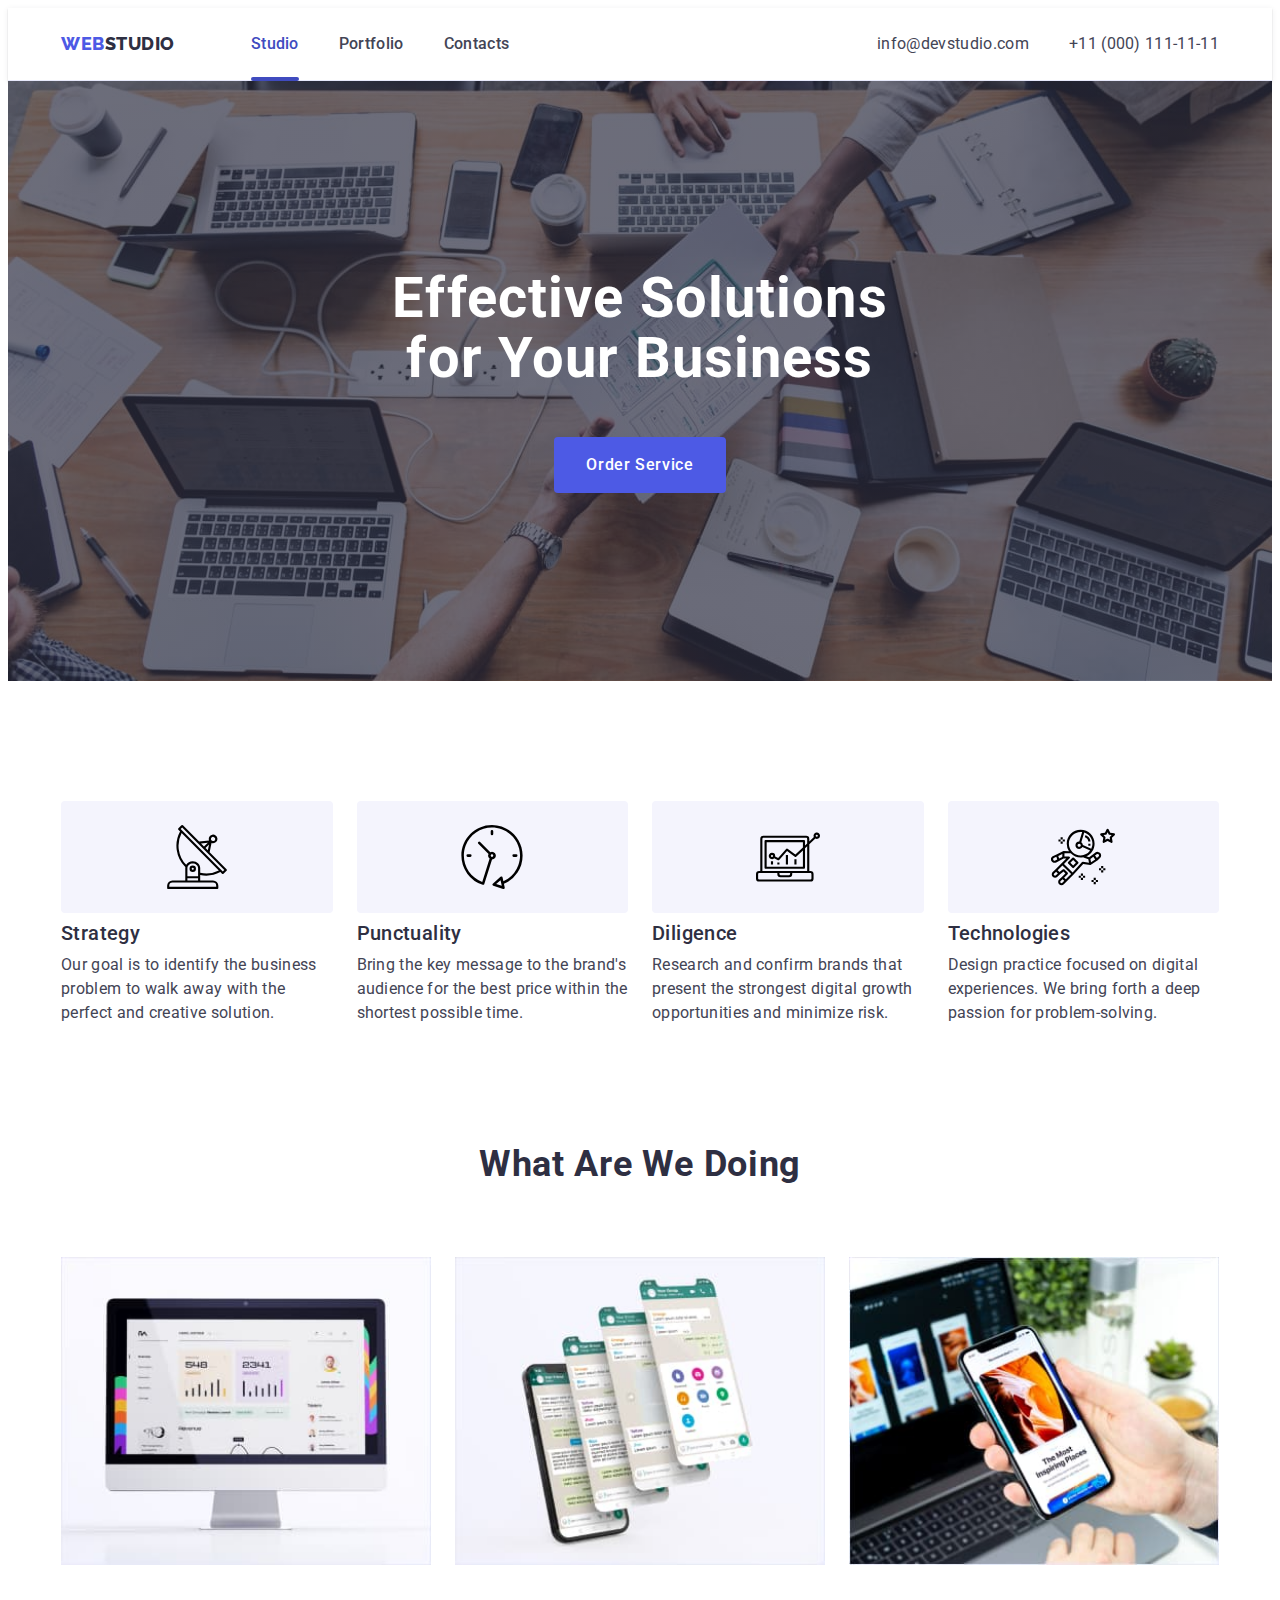
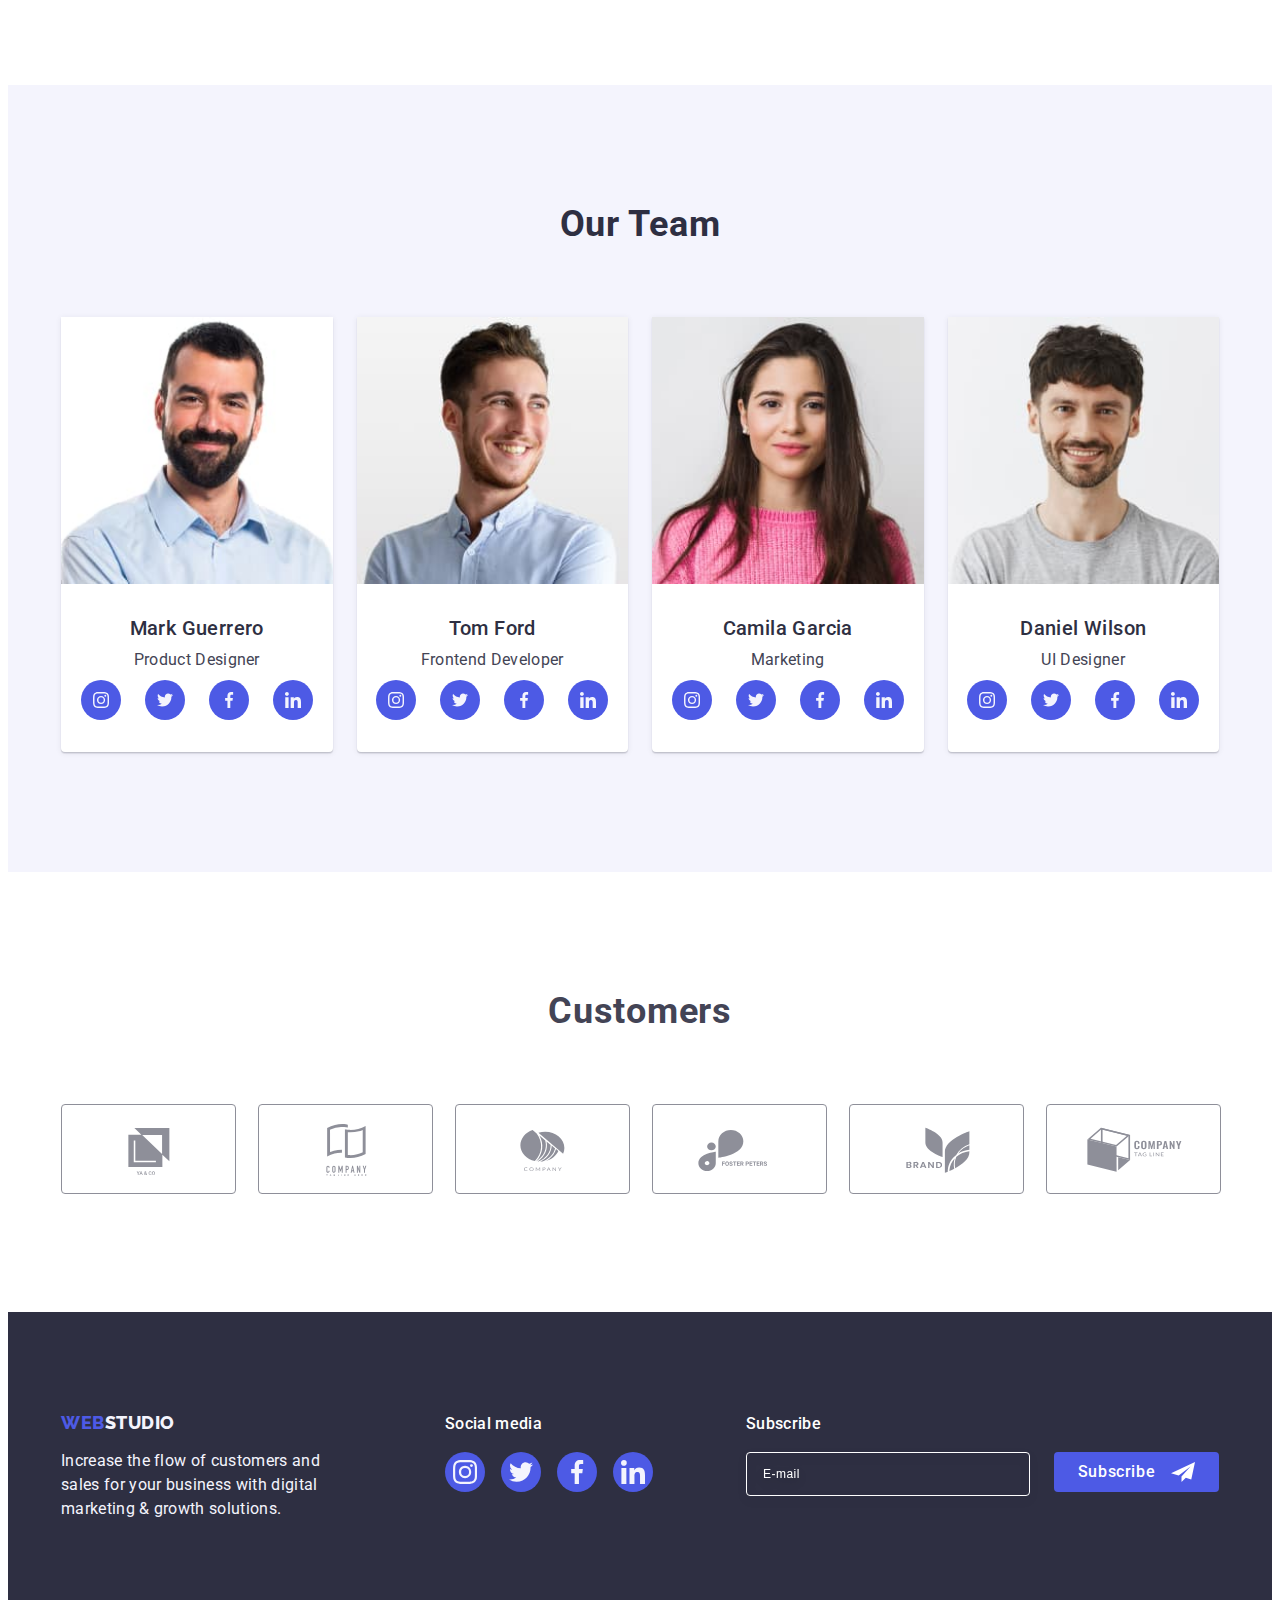
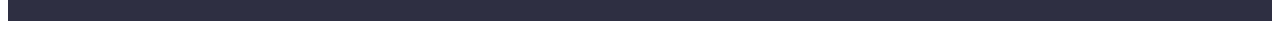
<file: index.html>
<!DOCTYPE html>
<html lang="en">
    <head>
        <meta charset="UTF-8" />
        <meta name="viewport" content="width=device-width, initial-scale=1.0" />
        <title>Web Studio</title>
        <link rel="preconnect" href="https://fonts.googleapis.com" />
        <link rel="preconnect" href="https://fonts.gstatic.com" crossorigin />
        <link
            href="https://fonts.googleapis.com/css2?family=Raleway:wght@800&family=Roboto:wght@400;500;700&display=swap"
            rel="stylesheet"
        />
        <link
            rel="stylesheet"
            href="https://cdnjs.cloudflare.com/ajax/libs/modern-normalize/2.0.0/modern-normalize.min.css"
            integrity="sha512-4xo8blKMVCiXpTaLzQSLSw3KFOVPWhm/TRtuPVc4WG6kUgjH6J03IBuG7JZPkcWMxJ5huwaBpOpnwYElP/m6wg=="
            crossorigin="anonymous"
            referrerpolicy="no-referrer"
        />
        <link rel="stylesheet" href="./css/styles.css" />
    </head>
    <body>
        <header class="header">
            <div class="container header-container">
                <nav class="navigation">
                    <a class="logo link" href="./index.html"
                        >Web<span class="header-logo">Studio</span></a
                    >
                    <ul class="navigation-list list">
                        <li>
                            <a
                                class="navigation-list-link link current"
                                href="./index.html"
                                >Studio</a
                            >
                        </li>
                        <li>
                            <a
                                class="navigation-list-link link"
                                href="./portfolio.html"
                                >Portfolio</a
                            >
                        </li>
                        <li>
                            <a class="navigation-list-link link" href=""
                                >Contacts</a
                            >
                        </li>
                    </ul>
                </nav>
                <address class="address">
                    <ul class="address-list list">
                        <li>
                            <a
                                class="address-list-link link"
                                href="mailto:info@devstudio.com"
                                >info@devstudio.com</a
                            >
                        </li>
                        <li>
                            <a
                                class="address-list-link link"
                                href="tel:+110001111111"
                                >+11 (000) 111-11-11</a
                            >
                        </li>
                    </ul>
                </address>
            </div>
        </header>
        <main>
            <section class="solutions">
                <div class="container">
                    <h1 class="solutions-title">
                        Effective Solutions for Your Business
                    </h1>
                    <button class="solutions-btn" data-modal-open type="button">
                        Order Service
                    </button>
                </div>
            </section>
            <section class="advantages">
                <div class="container">
                    <h2 class="visually-hidden">Our advantages</h2>
                    <ul class="advantages-list list">
                        <li class="advantages-item">
                            <div class="advantages-icon">
                                <svg width="64" height="64">
                                    <use
                                        href="./images/icons.svg#antenna"
                                    ></use>
                                </svg>
                            </div>
                            <h3 class="advantages-item-title">Strategy</h3>
                            <p class="advantages-item-text">
                                Our goal is to identify the business problem to
                                walk away with the perfect and creative
                                solution.
                            </p>
                        </li>
                        <li class="advantages-item">
                            <div class="advantages-icon">
                                <svg width="64" height="64">
                                    <use href="./images/icons.svg#clock"></use>
                                </svg>
                            </div>
                            <h3 class="advantages-item-title">Punctuality</h3>
                            <p class="advantages-item-text">
                                Bring the key message to the brand's audience
                                for the best price within the shortest possible
                                time.
                            </p>
                        </li>
                        <li class="advantages-item">
                            <div class="advantages-icon">
                                <svg width="64" height="64">
                                    <use
                                        href="./images/icons.svg#diagram"
                                    ></use>
                                </svg>
                            </div>
                            <h3 class="advantages-item-title">Diligence</h3>
                            <p class="advantages-item-text">
                                Research and confirm brands that present the
                                strongest digital growth opportunities and
                                minimize risk.
                            </p>
                        </li>

                        <li class="advantages-item">
                            <div class="advantages-icon">
                                <svg width="64" height="64">
                                    <use
                                        href="./images/icons.svg#astronaut"
                                    ></use>
                                </svg>
                            </div>
                            <h3 class="advantages-item-title">Technologies</h3>
                            <p class="advantages-item-text">
                                Design practice focused on digital experiences.
                                We bring forth a deep passion for
                                problem-solving.
                            </p>
                        </li>
                    </ul>
                </div>
            </section>
            <section class="work">
                <div class="container">
                    <h2 class="work-title">What are we doing</h2>
                    <ul class="work-list list">
                        <li class="work-list-item">
                            <img
                                src="./images/image-1.jpg"
                                alt="Image 1"
                                width="360"
                            />
                        </li>
                        <li class="work-list-item">
                            <img
                                src="./images/image-2.jpg"
                                alt="Image 2"
                                width="360"
                            />
                        </li>
                        <li class="work-list-item">
                            <img
                                src="./images/image-3.jpg"
                                alt="Image 3"
                                width="360"
                            />
                        </li>
                    </ul>
                </div>
            </section>
            <section class="team">
                <div class="container">
                    <h2 class="team-title">Our Team</h2>
                    <ul class="team-list list">
                        <li class="team-list-item">
                            <img
                                src="./images/team-card-1.jpg"
                                alt="Team Card 1"
                                width="264"
                            />
                            <div class="team-member">
                                <h3 class="team-member-name">Mark Guerrero</h3>
                                <p class="team-member-profession">
                                    Product Designer
                                </p>
                                <ul class="social-nerworks-list list">
                                    <li class="social-nerworks-items">
                                        <a
                                            class="social-nerworks-link link"
                                            href=""
                                        >
                                            <svg
                                                class="social-nerworks-icon"
                                                width="16"
                                                height="16"
                                            >
                                                <use
                                                    href="./images/icons.svg#instagram"
                                                ></use>
                                            </svg>
                                        </a>
                                    </li>
                                    <li class="social-nerworks-items">
                                        <a
                                            class="social-nerworks-link link"
                                            href=""
                                        >
                                            <svg
                                                class="social-nerworks-icon"
                                                width="16"
                                                height="16"
                                            >
                                                <use
                                                    href="./images/icons.svg#twitter"
                                                ></use>
                                            </svg>
                                        </a>
                                    </li>
                                    <li class="social-nerworks-items">
                                        <a
                                            class="social-nerworks-link link"
                                            href=""
                                        >
                                            <svg
                                                class="social-nerworks-icon"
                                                width="16"
                                                height="16"
                                            >
                                                <use
                                                    href="./images/icons.svg#facebook"
                                                ></use>
                                            </svg>
                                        </a>
                                    </li>
                                    <li class="social-nerworks-items">
                                        <a
                                            class="social-nerworks-link link"
                                            href=""
                                        >
                                            <svg
                                                class="social-nerworks-icon"
                                                width="16"
                                                height="16"
                                            >
                                                <use
                                                    href="./images/icons.svg#linkedin"
                                                ></use>
                                            </svg>
                                        </a>
                                    </li>
                                </ul>
                            </div>
                        </li>
                        <li class="team-list-item">
                            <img
                                src="./images/team-card-2.jpg"
                                alt="Team Card 2"
                                width="264"
                            />
                            <div class="team-member">
                                <h3 class="team-member-name">Tom Ford</h3>
                                <p class="team-member-profession">
                                    Frontend Developer
                                </p>
                                <ul class="social-nerworks-list list">
                                    <li class="social-nerworks-items">
                                        <a
                                            class="social-nerworks-link link"
                                            href=""
                                        >
                                            <svg
                                                class="social-nerworks-icon"
                                                width="16"
                                                height="16"
                                            >
                                                <use
                                                    href="./images/icons.svg#instagram"
                                                ></use>
                                            </svg>
                                        </a>
                                    </li>
                                    <li class="social-nerworks-items">
                                        <a
                                            class="social-nerworks-link link"
                                            href=""
                                        >
                                            <svg
                                                class="social-nerworks-icon"
                                                width="16"
                                                height="16"
                                            >
                                                <use
                                                    href="./images/icons.svg#twitter"
                                                ></use>
                                            </svg>
                                        </a>
                                    </li>
                                    <li class="social-nerworks-items">
                                        <a
                                            class="social-nerworks-link link"
                                            href=""
                                        >
                                            <svg
                                                class="social-nerworks-icon"
                                                width="16"
                                                height="16"
                                            >
                                                <use
                                                    href="./images/icons.svg#facebook"
                                                ></use>
                                            </svg>
                                        </a>
                                    </li>
                                    <li class="social-nerworks-items">
                                        <a
                                            class="social-nerworks-link link"
                                            href=""
                                        >
                                            <svg
                                                class="social-nerworks-icon"
                                                width="16"
                                                height="16"
                                            >
                                                <use
                                                    href="./images/icons.svg#linkedin"
                                                ></use>
                                            </svg>
                                        </a>
                                    </li>
                                </ul>
                            </div>
                        </li>
                        <li class="team-list-item">
                            <img
                                src="./images/team-card-3.jpg"
                                alt="Team Card 3"
                                width="264"
                            />
                            <div class="team-member">
                                <h3 class="team-member-name">Camila Garcia</h3>
                                <p class="team-member-profession">Marketing</p>
                                <ul class="social-nerworks-list list">
                                    <li class="social-nerworks-items">
                                        <a
                                            class="social-nerworks-link link"
                                            href=""
                                        >
                                            <svg
                                                class="social-nerworks-icon"
                                                width="16"
                                                height="16"
                                            >
                                                <use
                                                    href="./images/icons.svg#instagram"
                                                ></use>
                                            </svg>
                                        </a>
                                    </li>
                                    <li class="social-nerworks-items">
                                        <a
                                            class="social-nerworks-link link"
                                            href=""
                                        >
                                            <svg
                                                class="social-nerworks-icon"
                                                width="16"
                                                height="16"
                                            >
                                                <use
                                                    href="./images/icons.svg#twitter"
                                                ></use>
                                            </svg>
                                        </a>
                                    </li>
                                    <li class="social-nerworks-items">
                                        <a
                                            class="social-nerworks-link link"
                                            href=""
                                        >
                                            <svg
                                                class="social-nerworks-icon"
                                                width="16"
                                                height="16"
                                            >
                                                <use
                                                    href="./images/icons.svg#facebook"
                                                ></use>
                                            </svg>
                                        </a>
                                    </li>
                                    <li class="social-nerworks-items">
                                        <a
                                            class="social-nerworks-link link"
                                            href=""
                                        >
                                            <svg
                                                class="social-nerworks-icon"
                                                width="16"
                                                height="16"
                                            >
                                                <use
                                                    href="./images/icons.svg#linkedin"
                                                ></use>
                                            </svg>
                                        </a>
                                    </li>
                                </ul>
                            </div>
                        </li>
                        <li class="team-list-item">
                            <img
                                src="./images/team-card-4.jpg"
                                alt="Team Card 4"
                                width="264"
                            />
                            <div class="team-member">
                                <h3 class="team-member-name">Daniel Wilson</h3>
                                <p class="team-member-profession">
                                    UI Designer
                                </p>
                                <ul class="social-nerworks-list list">
                                    <li class="social-nerworks-items">
                                        <a
                                            class="social-nerworks-link link"
                                            href=""
                                        >
                                            <svg
                                                class="social-nerworks-icon"
                                                width="16"
                                                height="16"
                                            >
                                                <use
                                                    href="./images/icons.svg#instagram"
                                                ></use>
                                            </svg>
                                        </a>
                                    </li>
                                    <li class="social-nerworks-items">
                                        <a
                                            class="social-nerworks-link link"
                                            href=""
                                        >
                                            <svg
                                                class="social-nerworks-icon"
                                                width="16"
                                                height="16"
                                            >
                                                <use
                                                    href="./images/icons.svg#twitter"
                                                ></use>
                                            </svg>
                                        </a>
                                    </li>
                                    <li class="social-nerworks-items">
                                        <a
                                            class="social-nerworks-link link"
                                            href=""
                                        >
                                            <svg
                                                class="social-nerworks-icon"
                                                width="16"
                                                height="16"
                                            >
                                                <use
                                                    href="./images/icons.svg#facebook"
                                                ></use>
                                            </svg>
                                        </a>
                                    </li>
                                    <li class="social-nerworks-items">
                                        <a
                                            class="social-nerworks-link link"
                                            href=""
                                        >
                                            <svg
                                                class="social-nerworks-icon"
                                                width="16"
                                                height="16"
                                            >
                                                <use
                                                    href="./images/icons.svg#linkedin"
                                                ></use>
                                            </svg>
                                        </a>
                                    </li>
                                </ul>
                            </div>
                        </li>
                    </ul>
                </div>
            </section>
            <section class="customers">
                <div class="container">
                    <h2 class="customers-title">Customers</h2>
                    <ul class="customers-list">
                        <li class="customers-list-item list">
                            <a class="customers-icon-link link" href="">
                                <svg
                                    class="customers-icon"
                                    width="104"
                                    height="56"
                                >
                                    <use href="./images/icons.svg#logo-1"></use>
                                </svg>
                            </a>
                        </li>
                        <li class="customers-list-item list">
                            <a class="customers-icon-link link" href="">
                                <svg
                                    class="customers-icon"
                                    width="104"
                                    height="56"
                                >
                                    <use href="./images/icons.svg#logo-2"></use>
                                </svg>
                            </a>
                        </li>
                        <li class="customers-list-item list">
                            <a class="customers-icon-link link" href="">
                                <svg
                                    class="customers-icon"
                                    width="104"
                                    height="56"
                                >
                                    <use href="./images/icons.svg#logo-3"></use>
                                </svg>
                            </a>
                        </li>
                        <li class="customers-list-item list">
                            <a class="customers-icon-link link" href="">
                                <svg
                                    class="customers-icon"
                                    width="104"
                                    height="56"
                                >
                                    <use href="./images/icons.svg#logo-4"></use>
                                </svg>
                            </a>
                        </li>
                        <li class="customers-list-item list">
                            <a class="customers-icon-link link" href="">
                                <svg
                                    class="customers-icon"
                                    width="104"
                                    height="56"
                                >
                                    <use href="./images/icons.svg#logo-5"></use>
                                </svg>
                            </a>
                        </li>
                        <li class="customers-list-item list">
                            <a class="customers-icon-link link" href="">
                                <svg
                                    class="customers-icon"
                                    width="104"
                                    height="56"
                                >
                                    <use href="./images/icons.svg#logo-6"></use>
                                </svg>
                            </a>
                        </li>
                    </ul>
                </div>
            </section>
        </main>
        <footer class="footer">
            <div class="container footer-container">
                <div class="footer-logo-container">
                    <a class="logo link f-logo" href="./index.html"
                        >Web<span class="footer-logo">Studio</span></a
                    >
                    <p class="footer-text">
                        Increase the flow of customers and sales for your
                        business with digital marketing & growth solutions.
                    </p>
                </div>
                <div class="footer-social-networks">
                    <p class="footer-networks-title">Social media</p>
                    <ul class="footer-nerworks-list list">
                        <li class="footer-nerworks-items">
                            <a class="footer-nerworks-link link" href="">
                                <svg
                                    class="footer-nerworks-icon"
                                    width="24"
                                    height="24"
                                >
                                    <use
                                        href="./images/icons.svg#instagram"
                                    ></use>
                                </svg>
                            </a>
                        </li>
                        <li class="footer-nerworks-items">
                            <a class="footer-nerworks-link link" href="">
                                <svg
                                    class="footer-nerworks-icon"
                                    width="24"
                                    height="24"
                                >
                                    <use
                                        href="./images/icons.svg#twitter"
                                    ></use>
                                </svg>
                            </a>
                        </li>
                        <li class="footer-nerworks-items">
                            <a class="footer-nerworks-link link" href="">
                                <svg
                                    class="footer-nerworks-icon"
                                    width="24"
                                    height="24"
                                >
                                    <use
                                        href="./images/icons.svg#facebook"
                                    ></use>
                                </svg>
                            </a>
                        </li>
                        <li class="footer-nerworks-items">
                            <a class="footer-nerworks-link link" href="">
                                <svg
                                    class="footer-nerworks-icon"
                                    width="24"
                                    height="24"
                                >
                                    <use
                                        href="./images/icons.svg#linkedin"
                                    ></use>
                                </svg>
                            </a>
                        </li>
                    </ul>
                </div>
                <div class="footer-email-container">
                    <p class="footer-form-title">Subscribe</p>
                    <form class="footer-email-form">
                        <label class="footer-email-label">
                            <input
                                class="footer-email-input"
                                name="user-email"
                                type="email"
                                placeholder="E-mail"
                            />
                        </label>
                        <button type="submit" class="footer-email-btn">
                            Subscribe
                            <svg class="send-btn-icon" width="24" height="24">
                                <use href="./images/icons.svg#send-btn"></use>
                            </svg>
                        </button>
                    </form>
                </div>
            </div>
        </footer>
        <div class="backdrop is-hidden" data-modal>
            <div class="modal">
                <button class="close-modal-btn" type="button" data-modal-close>
                    <svg class="close-modal-icon" width="8" height="8">
                        <use href="./images/icons.svg#close"></use>
                    </svg>
                </button>
                <p class="modal-title">
                    Leave your contacts and we will call you back
                </p>
                <form>
                    <div class="modal-form-field">
                        <label class="modal-label" for="user-name">Name</label>
                        <div class="input-container">
                            <input
                                class="modal-input"
                                type="text"
                                name="user-name"
                                id="user-name"
                            />
                            <svg class="input-icon" width="18" height="24">
                                <use href="./images/icons.svg#person"></use>
                            </svg>
                        </div>
                    </div>
                    <div class="modal-form-field">
                        <label class="modal-label" for="user-phone"
                            >Phone</label
                        >
                        <div class="input-container">
                            <input
                                class="modal-input"
                                type="tel"
                                name="user-phone"
                                id="user-phone"
                            />
                            <svg class="input-icon" width="18" height="24">
                                <use href="./images/icons.svg#phone"></use>
                            </svg>
                        </div>
                    </div>
                    <div class="modal-form-field">
                        <label class="modal-label" for="user-email"
                            >Email</label
                        >
                        <div class="input-container">
                            <input
                                class="modal-input"
                                type="email"
                                name="user-email"
                                id="user-email"
                            />
                            <svg class="input-icon" width="18" height="24">
                                <use href="./images/icons.svg#email"></use>
                            </svg>
                        </div>
                    </div>
                    <div class="modal-textarea-container">
                        <label class="modal-label" for="user-comment"
                            >Comment</label
                        >
                        <textarea
                            class="modal-textarea"
                            name="user-comment"
                            id="user-comment"
                            cols="30"
                            rows="10"
                            placeholder="Text input"
                        ></textarea>
                    </div>
                    <div class="modal-check-container">
                        <input
                            class="modal-check visually-hidden"
                            type="checkbox"
                            id="user-privacy"
                            name="user-privacy"
                            value="true"
                        /><label class="checkbox-label" for="user-privacy"
                            ><span class="checkbox-span"
                                ><svg class="check-icon" width="10" height="8">
                                    <use
                                        href="./images/icons.svg#check"
                                    ></use></svg></span
                            >I accept the terms and conditions of the &nbsp;<a
                                class="check-link"
                            >
                                Privacy Policy</a
                            >
                        </label>
                    </div>
                    <button class="send-modal-btn" type="submit">Send</button>
                </form>
            </div>
        </div>
        <script src="./js/modal.js"></script>
    </body>
</html>
</file>
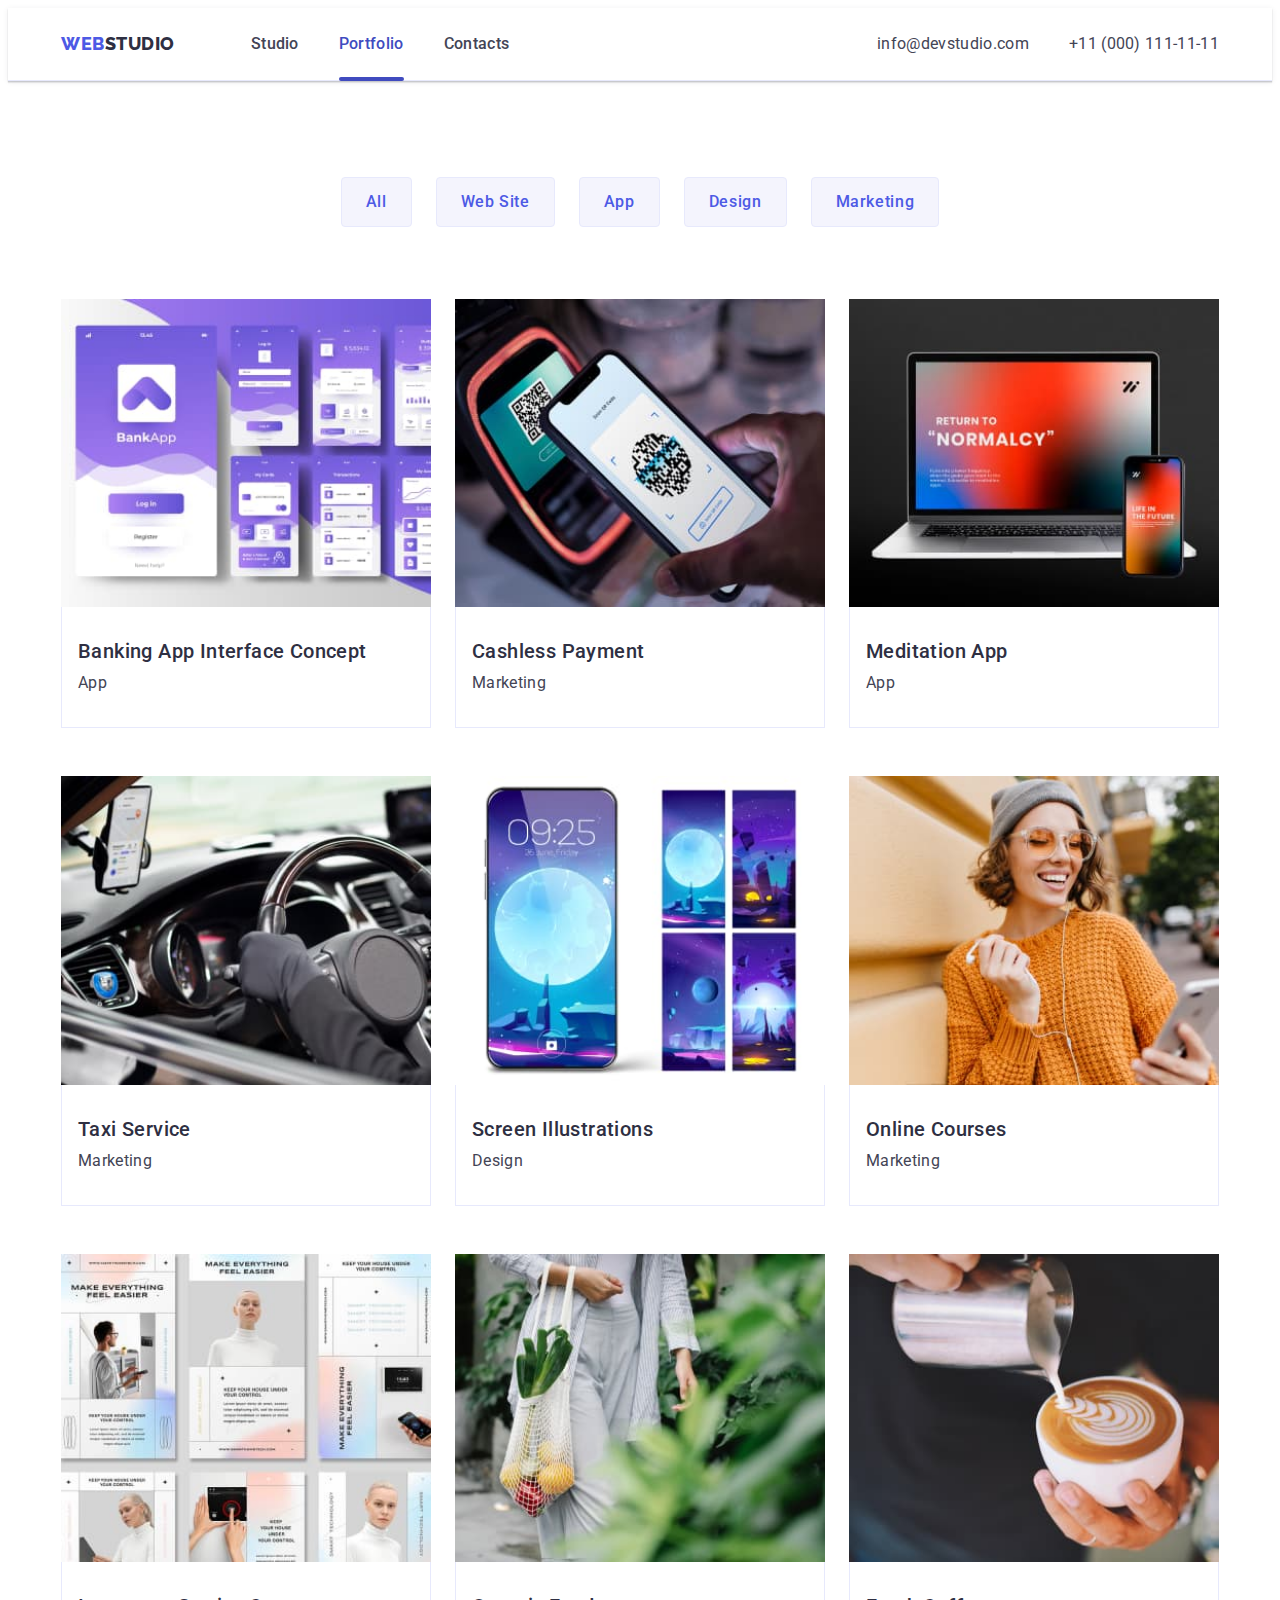
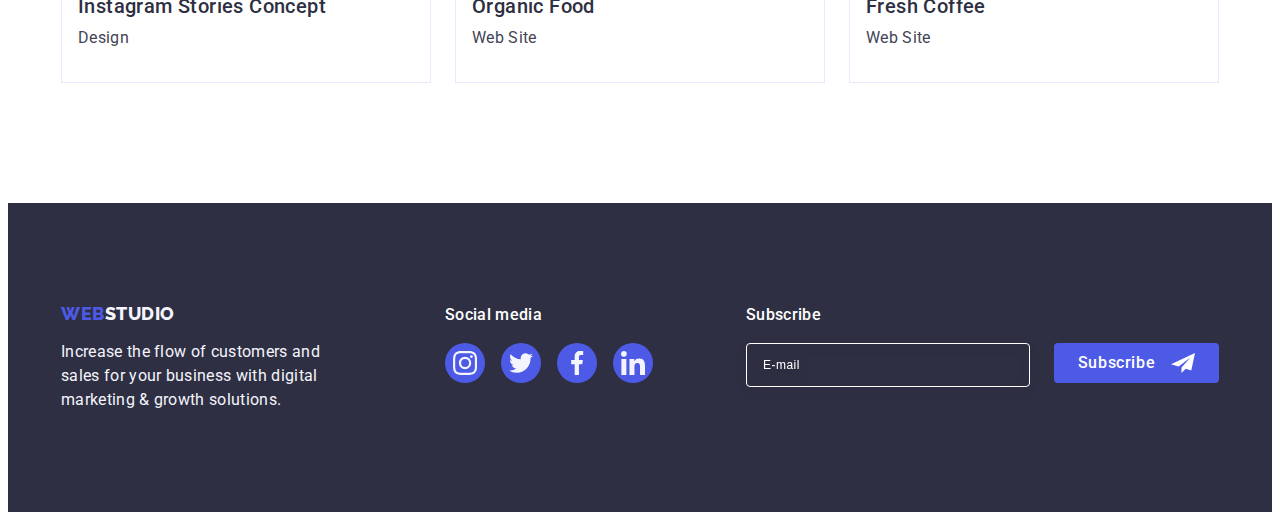
<file: portfolio.html>
<!DOCTYPE html>
<html lang="en">
    <head>
        <meta charset="UTF-8" />
        <meta name="viewport" content="width=device-width, initial-scale=1.0" />
        <title>Portfolio</title>
        <link rel="preconnect" href="https://fonts.googleapis.com" />
        <link rel="preconnect" href="https://fonts.gstatic.com" crossorigin />
        <link
            href="https://fonts.googleapis.com/css2?family=Raleway:wght@800&family=Roboto:wght@400;500;700&display=swap"
            rel="stylesheet"
        />
        <link
            rel="stylesheet"
            href="https://cdnjs.cloudflare.com/ajax/libs/modern-normalize/2.0.0/modern-normalize.min.css"
            integrity="sha512-4xo8blKMVCiXpTaLzQSLSw3KFOVPWhm/TRtuPVc4WG6kUgjH6J03IBuG7JZPkcWMxJ5huwaBpOpnwYElP/m6wg=="
            crossorigin="anonymous"
            referrerpolicy="no-referrer"
        />
        <link rel="stylesheet" href="./css/styles.css" />
    </head>
    <body>
        <header class="header">
            <div class="container header-container">
                <nav class="navigation">
                    <a class="logo link" href="./index.html"
                        >Web<span class="header-logo">Studio</span></a
                    >
                    <ul class="navigation-list list">
                        <li>
                            <a
                                class="navigation-list-link link"
                                href="./index.html"
                                >Studio</a
                            >
                        </li>
                        <li>
                            <a
                                class="navigation-list-link link current"
                                href="./portfolio.html"
                                >Portfolio</a
                            >
                        </li>
                        <li>
                            <a class="navigation-list-link link" href=""
                                >Contacts</a
                            >
                        </li>
                    </ul>
                </nav>
                <address class="address">
                    <ul class="address-list list">
                        <li>
                            <a
                                class="address-list-link link"
                                href="mailto:info@devstudio.com"
                                >info@devstudio.com</a
                            >
                        </li>
                        <li>
                            <a
                                class="address-list-link link"
                                href="tel:+110001111111"
                                >+11 (000) 111-11-11</a
                            >
                        </li>
                    </ul>
                </address>
            </div>
        </header>
        <main>
            <section class="main-portfolio">
                <div class="container">
                    <h1 class="visually-hidden">Portfolio</h1>
                    <ul class="portfolio-nav-list list">
                        <li>
                            <button class="portfolio-nav-btn" type="button">
                                All
                            </button>
                        </li>
                        <li>
                            <button class="portfolio-nav-btn" type="button">
                                Web Site
                            </button>
                        </li>
                        <li>
                            <button class="portfolio-nav-btn" type="button">
                                App
                            </button>
                        </li>
                        <li>
                            <button class="portfolio-nav-btn" type="button">
                                Design
                            </button>
                        </li>
                        <li>
                            <button class="portfolio-nav-btn" type="button">
                                Marketing
                            </button>
                        </li>
                    </ul>

                    <ul class="projects-list list">
                        <li class="projects-list-item">
                            <a class="projects-list-link link" href="">
                                <div class="project-img-box">
                                    <img
                                        src="./images/project-card-1.jpg"
                                        alt="Banking App"
                                        width="360"
                                    />
                                    <p class="overflow-text">
                                        14 Stylish and User-Friendly App Design
                                        Concepts · Task Manager App · Calorie
                                        Tracker App · Exotic Fruit Ecommerce App
                                        · Cloud Storage App
                                    </p>
                                </div>
                                <div class="project-info">
                                    <h2 class="project-name">
                                        Banking App Interface Concept
                                    </h2>
                                    <p class="project-description">App</p>
                                </div></a
                            >
                        </li>
                        <li class="projects-list-item">
                            <a class="projects-list-link link" href="">
                                <div class="project-img-box">
                                    <img
                                        src="./images/project-card-2.jpg"
                                        alt="Cashless Payment"
                                        width="360"
                                    />
                                    <p class="overflow-text">
                                        14 Stylish and User-Friendly App Design
                                        Concepts · Task Manager App · Calorie
                                        Tracker App · Exotic Fruit Ecommerce App
                                        · Cloud Storage App
                                    </p>
                                </div>
                                <div class="project-info">
                                    <h2 class="project-name">
                                        Cashless Payment
                                    </h2>
                                    <p class="project-description">Marketing</p>
                                </div></a
                            >
                        </li>
                        <li class="projects-list-item">
                            <a class="projects-list-link link" href="">
                                <div class="project-img-box">
                                    <img
                                        src="./images/project-card-3.jpg"
                                        alt="Meditation App"
                                        width="360"
                                    />
                                    <p class="overflow-text">
                                        14 Stylish and User-Friendly App Design
                                        Concepts · Task Manager App · Calorie
                                        Tracker App · Exotic Fruit Ecommerce App
                                        · Cloud Storage App
                                    </p>
                                </div>
                                <div class="project-info">
                                    <h2 class="project-name">Meditation App</h2>
                                    <p class="project-description">App</p>
                                </div></a
                            >
                        </li>
                        <li class="projects-list-item">
                            <a class="projects-list-link link" href="">
                                <div class="project-img-box">
                                    <img
                                        src="./images/project-card-4.jpg"
                                        alt="Taxi Service"
                                        width="360"
                                    />
                                    <p class="overflow-text">
                                        14 Stylish and User-Friendly App Design
                                        Concepts · Task Manager App · Calorie
                                        Tracker App · Exotic Fruit Ecommerce App
                                        · Cloud Storage App
                                    </p>
                                </div>
                                <div class="project-info">
                                    <h2 class="project-name">Taxi Service</h2>
                                    <p class="project-description">Marketing</p>
                                </div></a
                            >
                        </li>
                        <li class="projects-list-item">
                            <a class="projects-list-link link" href="">
                                <div class="project-img-box">
                                    <img
                                        src="./images/project-card-5.jpg"
                                        alt="Screen Design"
                                        width="360"
                                    />
                                    <p class="overflow-text">
                                        14 Stylish and User-Friendly App Design
                                        Concepts · Task Manager App · Calorie
                                        Tracker App · Exotic Fruit Ecommerce App
                                        · Cloud Storage App
                                    </p>
                                </div>
                                <div class="project-info">
                                    <h2 class="project-name">
                                        Screen Illustrations
                                    </h2>
                                    <p class="project-description">Design</p>
                                </div></a
                            >
                        </li>
                        <li class="projects-list-item">
                            <a class="projects-list-link link" href="">
                                <div class="project-img-box">
                                    <img
                                        src="./images/project-card-6.jpg"
                                        alt="Online Courses"
                                        width="360"
                                    />
                                    <p class="overflow-text">
                                        14 Stylish and User-Friendly App Design
                                        Concepts · Task Manager App · Calorie
                                        Tracker App · Exotic Fruit Ecommerce App
                                        · Cloud Storage App
                                    </p>
                                </div>
                                <div class="project-info">
                                    <h2 class="project-name">Online Courses</h2>
                                    <p class="project-description">Marketing</p>
                                </div></a
                            >
                        </li>
                        <li class="projects-list-item">
                            <a class="projects-list-link link" href="">
                                <div class="project-img-box">
                                    <img
                                        src="./images/project-card-7.jpg"
                                        alt="Instagram Stories"
                                        width="360"
                                    />
                                    <p class="overflow-text">
                                        14 Stylish and User-Friendly App Design
                                        Concepts · Task Manager App · Calorie
                                        Tracker App · Exotic Fruit Ecommerce App
                                        · Cloud Storage App
                                    </p>
                                </div>
                                <div class="project-info">
                                    <h2 class="project-name">
                                        Instagram Stories Concept
                                    </h2>
                                    <p class="project-description">Design</p>
                                </div></a
                            >
                        </li>
                        <li class="projects-list-item">
                            <a class="projects-list-link link" href="">
                                <div class="project-img-box">
                                    <img
                                        src="./images/project-card-8.jpg"
                                        alt="Organic Food"
                                        width="360"
                                    />
                                    <p class="overflow-text">
                                        14 Stylish and User-Friendly App Design
                                        Concepts · Task Manager App · Calorie
                                        Tracker App · Exotic Fruit Ecommerce App
                                        · Cloud Storage App
                                    </p>
                                </div>
                                <div class="project-info">
                                    <h2 class="project-name">Organic Food</h2>
                                    <p class="project-description">Web Site</p>
                                </div></a
                            >
                        </li>
                        <li class="projects-list-item">
                            <a class="projects-list-link link" href="">
                                <div class="project-img-box">
                                    <img
                                        src="./images/project-card-9.jpg"
                                        alt="Fresh Coffee"
                                        width="360"
                                    />
                                    <p class="overflow-text">
                                        14 Stylish and User-Friendly App Design
                                        Concepts · Task Manager App · Calorie
                                        Tracker App · Exotic Fruit Ecommerce App
                                        · Cloud Storage App
                                    </p>
                                </div>
                                <div class="project-info">
                                    <h2 class="project-name">Fresh Coffee</h2>
                                    <p class="project-description">Web Site</p>
                                </div></a
                            >
                        </li>
                    </ul>
                </div>
            </section>
        </main>
        <footer class="footer">
            <div class="container footer-container">
                <div class="footer-logo-container">
                    <a class="logo link f-logo" href="./index.html"
                        >Web<span class="footer-logo">Studio</span></a
                    >
                    <p class="footer-text">
                        Increase the flow of customers and sales for your
                        business with digital marketing & growth solutions.
                    </p>
                </div>
                <div class="footer-social-networks">
                    <p class="footer-networks-title">Social media</p>
                    <ul class="footer-nerworks-list list">
                        <li class="footer-nerworks-items">
                            <a class="footer-nerworks-link link" href="">
                                <svg
                                    class="footer-nerworks-icon"
                                    width="24"
                                    height="24"
                                >
                                    <use
                                        href="./images/icons.svg#instagram"
                                    ></use>
                                </svg>
                            </a>
                        </li>
                        <li class="footer-nerworks-items">
                            <a class="footer-nerworks-link link" href="">
                                <svg
                                    class="footer-nerworks-icon"
                                    width="24"
                                    height="24"
                                >
                                    <use
                                        href="./images/icons.svg#twitter"
                                    ></use>
                                </svg>
                            </a>
                        </li>
                        <li class="footer-nerworks-items">
                            <a class="footer-nerworks-link link" href="">
                                <svg
                                    class="footer-nerworks-icon"
                                    width="24"
                                    height="24"
                                >
                                    <use
                                        href="./images/icons.svg#facebook"
                                    ></use>
                                </svg>
                            </a>
                        </li>
                        <li class="footer-nerworks-items">
                            <a class="footer-nerworks-link link" href="">
                                <svg
                                    class="footer-nerworks-icon"
                                    width="24"
                                    height="24"
                                >
                                    <use
                                        href="./images/icons.svg#linkedin"
                                    ></use>
                                </svg>
                            </a>
                        </li>
                    </ul>
                </div>
                <div class="footer-email-containet">
                    <p class="footer-form-title">Subscribe</p>
                    <form class="footer-email-form">
                        <label class="footer-email-label">
                            <input
                                class="footer-email-input"
                                name="user-email"
                                type="email"
                                placeholder="E-mail"
                            />
                        </label>
                        <button type="submit" class="footer-email-btn">
                            Subscribe
                            <svg class="send-btn-icon" width="24" height="24">
                                <use href="./images/icons.svg#send-btn"></use>
                            </svg>
                        </button>
                    </form>
                </div>
            </div>
        </footer>
    </body>
</html>
</file>
<file: css/styles.css>
:root {
    --iris: #4d5ae5;
    --navy-blue: #2e2f42;
    --slate: #434455;
    --white: #ffffff;
    --cloud: #f4f4fd;
    --ocean: #404bbf;
    --green: #31d0aa;
    --cornflower: #e7e9fc;
    --light-slate: #8e8f99;
    --grey: #2e2f42;
    --dairy: #fcfcfc;
    --navy-blue-modal: #2e2f42;
}

body {
    font-family: Roboto, sans-serif;
    font-size: 16px;
    font-style: normal;
    color: var(--slate);
    background-color: var(--white);
}
p,
h1,
h2,
h3,
h4,
h5,
h5 {
    margin-top: 0;
    margin-bottom: 0;
}
ul,
ol {
    margin-top: 0;
    margin-bottom: 0;
    padding-left: 0;
}
img {
    display: block;
    width: 100%;
    height: auto;
}
a {
    display: inline-block;
    cursor: pointer;
}
.visually-hidden {
    position: absolute;
    width: 1px;
    height: 1px;
    margin: -1px;
    border: 0;
    padding: 0;
    white-space: nowrap;
    clip-path: inset(100%);
    clip: rect(0 0 0 0);
    overflow: hidden;
}
.list {
    list-style-type: none;
}
.link {
    text-decoration: none;
}
.container {
    width: 100%;
    max-width: 1158px;
    margin: 0 auto;
    padding: 0 15px;
}
.current::after {
    content: "";
    position: absolute;
    width: 100%;
    height: 4px;
    left: 0;
    bottom: -1px;
    border-radius: 2px;
    background: var(--ocean);
}
/*-----------HEADER-----------*/
.logo {
    color: var(--iris);
    font-size: 18px;
    font-family: Raleway, sans-serif;
    font-weight: 800;
    line-height: 1.17;
    letter-spacing: 0.03em;
    text-transform: uppercase;
    margin-right: 76px;
}
.logo .header-logo {
    color: var(--navy-blue);
}
.navigation-list .current {
    color: var(--ocean);
}
.navigation-list-link {
    color: var(--navyblue);
    font-weight: 500;
    line-height: 1.5;
    letter-spacing: 0.02em;
    padding: 24px 0;
    position: relative;
    transition: color 250ms cubic-bezier(0.4, 0, 0.2, 1);
}
.navigation-list {
    display: flex;
    gap: 40px;
}
.navigation {
    display: flex;
    flex-grow: 1;
    align-items: center;
}
.header-container {
    display: flex;
}
.header {
    border-bottom: 1px solid var(--cornflower);
    box-shadow: 0px 2px 1px rgba(46, 47, 66, 0.08),
        0px 1px 1px rgba(46, 47, 66, 0.16), 0px 1px 6px rgba(46, 47, 66, 0.08);
}
.address-list {
    display: flex;
    gap: 40px;
}
.address {
    font-style: normal;
}
.address-list-link {
    color: var(--slate);
    line-height: 1.5;
    letter-spacing: 0.02em;
    padding: 24px 0;
    transition: color 250ms cubic-bezier(0.4, 0, 0.2, 1);
}
.address-list-link:hover,
.navigation-list-link:hover,
.address-list-link:focus,
.navigation-list-link:focus {
    color: var(--ocean);
}
/*-----------SECTION-1-----------*/
.solutions {
    max-width: 1440px;
    margin: 0 auto;
    background-color: var(--navyblue);
    background-image: linear-gradient(
            rgba(46, 47, 66, 0.7),
            rgba(46, 47, 66, 0.7)
        ),
        url(../images/people-office.jpg);
    background-repeat: no-repeat;
    background-position: center;
    background-size: cover;
    padding: 188px 0;
}
.solutions-title {
    color: var(--white);
    text-align: center;
    font-size: 56px;
    font-weight: 700;
    line-height: 1.07;
    letter-spacing: 0.02em;
    max-width: 496px;
    margin: 0 auto;
}
.solutions-btn {
    color: var(--white);
    background: var(--iris);
    cursor: pointer;
    font-size: 16px;
    font-family: Roboto, sans-serif;
    font-weight: 500;
    line-height: 1.5;
    letter-spacing: 0.04em;
    display: block;
    margin-left: auto;
    margin-right: auto;
    margin-top: 48px;
    min-width: 169px;
    height: 56px;
    border: none;
    border-radius: 4px;
    padding: 16px 32px;
    transition: background-color 250ms cubic-bezier(0.4, 0, 0.2, 1);
}
.solutions-btn:is(:hover, :focus) {
    background-color: var(--ocean);
}
/*-----------SECTION-2-----------*/
.advantages {
    padding: 120px 0;
}
.advantages-list {
    display: flex;
    gap: 24px;
}
.advantages-item {
    width: calc((100% - 3 * 24px) / 4);
}
.advantages-item-title {
    color: var(--navy-blue);
    font-size: 20px;
    font-weight: 500;
    line-height: 1.2;
    letter-spacing: 0.02em;
    margin-bottom: 8px;
}
.advantages-item-text {
    color: var(--slate);
    line-height: 1.5;
    letter-spacing: 0.02em;
}
.advantages-icon {
    display: flex;
    width: 100%;
    height: 112px;
    align-items: center;
    justify-content: center;
    border-radius: 4px;
    background: var(--cloud);
    margin-bottom: 8px;
}
/*-----------SECTION-3-----------*/
.work-title {
    color: var(--navy-blue);
    text-align: center;
    font-size: 36px;
    font-weight: 700;
    line-height: 1.11;
    letter-spacing: 0.02em;
    text-transform: capitalize;
    margin-bottom: 72px;
}
.work {
    padding-bottom: 120px;
}
.work-list {
    display: flex;
    gap: 24px;
}
.work-list-item {
    width: calc((100% - 48px) / 3);
}
/*-----------SECTION-4-----------*/
.team {
    background-color: var(--cloud);
    padding: 120px 0;
}
.team-list {
    display: flex;
    gap: 24px;
}
.team-list-item {
    background-color: var(--white);
    width: calc((100% - 72px) / 4);
    border-radius: 0px 0px 4px 4px;
    box-shadow: 0px 2px 1px 0px rgba(46, 47, 66, 0.08),
        0px 1px 1px 0px rgba(46, 47, 66, 0.16),
        0px 1px 6px 0px rgba(46, 47, 66, 0.08);
}

.team-title {
    color: var(--navy-blue);
    text-align: center;
    font-size: 36px;
    font-weight: 700;
    line-height: 1.11;
    letter-spacing: 0.02em;
    text-transform: capitalize;
    margin-bottom: 72px;
}
.team-member {
    padding: 32px 0;
}
.team-member-name {
    color: var(--navy-blue);
    text-align: center;
    font-size: 20px;
    font-weight: 500;
    line-height: 1.2;
    letter-spacing: 0.02em;
    margin-bottom: 8px;
}

.team-member-profession {
    color: var(--slate);
    text-align: center;
    line-height: 1.5;
    letter-spacing: 0.02em;
    margin-bottom: 8px;
}
.social-nerworks-list {
    display: flex;
    justify-content: center;
    gap: 24px;
}
.social-nerworks-items {
    width: 40px;
    height: 40px;
}
.social-nerworks-link {
    width: 100%;
    height: 100%;
    background-color: var(--iris);
    border-radius: 50%;
    display: flex;
    align-items: center;
    justify-content: center;
    transition: background-color 250ms cubic-bezier(0.4, 0, 0.2, 1);
}

.social-nerworks-icon {
    fill: var(--cloud);
}
.social-nerworks-link:is(:hover, :focus) {
    background-color: var(--ocean);
}
/*-----------SECTION-5-----------*/
.customers {
    padding: 120px 0;
}
.customers-title {
    color: var(--navyblue);
    text-align: center;
    font-size: 36px;
    font-weight: 700;
    line-height: 1.11;
    letter-spacing: 0.02em;
    text-transform: capitalize;
    margin-bottom: 72px;
}
.customers-list {
    display: flex;
    gap: 24px;
}
.customers-list-item {
    width: calc((100% - 120px) / 6);
    height: 88px;
}
.customers-icon-link {
    width: 100%;
    height: 100%;
    border: 1px solid var(--light-slate);
    border-radius: 4px;
    display: flex;
    align-items: center;
    justify-content: center;
    color: var(--light-slate);
    transition: border-color 250ms cubic-bezier(0.4, 0, 0.2, 1),
        color 250ms cubic-bezier(0.4, 0, 0.2, 1);
}
.customers-icon-link:is(:hover, :focus) {
    border-color: var(--ocean);
    color: var(--ocean);
}
.customers-icon {
    fill: currentColor;
}
/*-----------FOOTER-----------*/
.footer {
    background-color: var(--navy-blue);
    padding: 100px 0;
}
.footer-container {
    display: flex;
    align-items: baseline;
}
.footer-logo-container {
    margin-right: 120px;
}
.logo .footer-logo {
    color: var(--cloud);
}
.f-logo {
    display: inline-block;
    margin-bottom: 16px;
    margin-right: 0;
}
.footer-text {
    color: var(--cloud);
    line-height: 1.5;
    letter-spacing: 0.02em;
    max-width: 264px;
}
.footer-social-networks {
    flex-grow: 1;
}
.footer-networks-title {
    font-weight: 500;
    font-size: 16px;
    line-height: 1.5;
    letter-spacing: 0.02em;
    color: var(--white);
    margin-bottom: 16px;
}
.footer-nerworks-list {
    display: flex;
    gap: 16px;
}

.footer-nerworks-items {
    width: 40px;
    height: 40px;
}
.footer-nerworks-link {
    width: 100%;
    height: 100%;
    background-color: var(--iris);
    border-radius: 50%;
    display: flex;
    align-items: center;
    justify-content: center;
    transition: background-color 250ms cubic-bezier(0.4, 0, 0.2, 1);
}
.footer-nerworks-link:is(:hover, :focus) {
    background-color: var(--green);
}

.footer-nerworks-icon {
    fill: var(--cloud);
}
.footer-form-title {
    margin-bottom: 16px;
    font-weight: 500;
    font-size: 16px;
    line-height: 1.5;
    letter-spacing: 0.02em;
    color: var(--white);
}
.footer-email-form {
    display: flex;
    gap: 24px;
}
.footer-email-input {
    width: 264px;
    height: 40px;
    border: 1px solid var(--white);
    background-color: transparent;
    font-size: 12px;
    line-height: 1.5;
    letter-spacing: 0.04em;
    padding-left: 16px;
    filter: drop-shadow(0px 4px 4px rgba(0, 0, 0, 0.15));
    border-radius: 4px;
    color: var(--white);
}
.footer-email-input::placeholder {
    color: var(--white);
}
.footer-email-btn {
    min-width: 165px;
    height: 40px;
    display: flex;
    align-items: center;
    justify-content: center;
    font-family: "Roboto", sans-serif;
    font-size: 16px;
    font-weight: 500;
    line-height: 1.5;
    letter-spacing: 0.04em;
    color: var(--white);
    cursor: pointer;
    background-color: var(--iris);
    border: none;
    border-radius: 4px;
    transition: background-color 250ms cubic-bezier(0.4, 0, 0.2, 1);
}
.footer-email-btn:is(:hover, :focus) {
    background-color: var(--ocean);
}
.send-btn-icon {
    margin-left: 16px;
    fill: var(--white);
}
/*-----------PORTFOLIO-----------*/
.main-portfolio {
    padding-top: 96px;
    padding-bottom: 120px;
}
.portfolio-nav-list {
    display: flex;
    justify-content: center;
    gap: 24px;
    margin-bottom: 72px;
}
.portfolio-nav-btn {
    color: var(--iris);
    background-color: var(--cloud);
    cursor: pointer;
    text-align: center;
    font-size: 16px;
    font-family: Roboto, sans-serif;
    font-weight: 500;
    line-height: 1.5;
    letter-spacing: 0.04em;
    padding: 12px 24px;
    border: 1px solid var(--cornflower);
    border-radius: 4px;
    transition: color 250ms cubic-bezier(0.4, 0, 0.2, 1),
        background-color 250ms cubic-bezier(0.4, 0, 0.2, 1),
        border-color 250ms cubic-bezier(0.4, 0, 0.2, 1),
        box-shadow 250ms cubic-bezier(0.4, 0, 0.2, 1);
}
.portfolio-nav-btn:is(:hover, :focus) {
    color: var(--white);
    background-color: var(--ocean);
    border: 1px solid transparent;
    box-shadow: 0px 3px 1px rgba(0, 0, 0, 0.1), 0px 2px 1px rgba(0, 0, 0, 0.08),
        0px 2px 2px rgba(0, 0, 0, 0.12);
}
.projects-list {
    display: flex;
    flex-wrap: wrap;
    column-gap: 24px;
    row-gap: 48px;
}
.projects-list-item {
    width: calc((100% - 48px) / 3);
}
.projects-list-link {
    display: block;
    transition: box-shadow 250ms cubic-bezier(0.4, 0, 0.2, 1);
}
.projects-list-link:is(:hover, :focus) {
    box-shadow: 0px 1px 6px rgba(46, 47, 66, 0.08),
        0px 1px 1px rgba(46, 47, 66, 0.16), 0px 2px 1px rgba(46, 47, 66, 0.08);
}
.projects-list-link:is(:hover, :focus) .overflow-text {
    transform: translateY(0%);
}
.project-img-box {
    position: relative;
    overflow: hidden;
}
.overflow-text {
    position: absolute;
    top: 0;
    font-size: 16px;
    line-height: 1.5;
    letter-spacing: 0.02em;
    color: var(--cloud);
    padding: 40px 32px;
    background-color: var(--iris);
    width: 100%;
    height: 100%;
    transform: translateY(100%);
    transition: transform 250ms cubic-bezier(0.4, 0, 0.2, 1);
}
.project-info {
    padding: 32px 16px;
    border: 1px solid var(--cornflower);
    border-top: none;
}
/*-----------PROJECTS-----------*/
.project-name {
    color: var(--navy-blue);
    font-size: 20px;
    font-weight: 500;
    line-height: 1.2;
    letter-spacing: 0.02em;
    margin-bottom: 8px;
}
.project-description {
    color: var(--slate);
    line-height: 1.5;
    letter-spacing: 0.02em;
}
/*-----------MODAL_WINDOW-----------*/
.backdrop {
    position: fixed;
    top: 0;
    left: 0;
    width: 100%;
    height: 100%;
    background-color: rgba(46, 47, 66, 0.4);
    transition: opacity 250ms cubic-bezier(0.4, 0, 0.2, 1),
        visibility 250ms cubic-bezier(0.4, 0, 0.2, 1);
}
.is-hidden {
    opacity: 0;
    visibility: hidden;
    pointer-events: none;
}
.modal {
    position: absolute;
    top: 50%;
    left: 50%;
    transform: translate(-50%, -50%) scale(1, 1);
    width: 408px;
    min-height: 584px;
    background: var(--dairy);
    box-shadow: 0px 1px 1px rgba(0, 0, 0, 0.14), 0px 1px 3px rgba(0, 0, 0, 0.12),
        0px 2px 1px rgba(0, 0, 0, 0.2);
    border-radius: 4px;
    transition: transform 250ms cubic-bezier(0.4, 0, 0.2, 1);
    padding: 72px 24px 24px 24px;
}
.backdrop.is-hidden .modal {
    transform: translate(-50%, -50%) scale(3.5, 0);
}
.close-modal-btn {
    position: absolute;
    top: 24px;
    right: 24px;
    width: 24px;
    height: 24px;
    border-radius: 50%;
    display: flex;
    align-items: center;
    justify-content: center;
    background-color: var(--cornflower);
    border: 1px solid rgba(0, 0, 0, 0.1);
    padding: 0;
    cursor: pointer;
    transition: background-color 250ms cubic-bezier(0.4, 0, 0.2, 1),
        border 250ms cubic-bezier(0.4, 0, 0.2, 1);
}
.close-modal-btn:is(:hover, :focus) {
    background-color: var(--ocean);
    border: none;
}
.close-modal-icon {
    transition: fill 250ms cubic-bezier(0.4, 0, 0.2, 1);
}
.close-modal-btn:is(:hover, :focus) .close-modal-icon {
    fill: var(--white);
}
.modal-title {
    font-weight: 500;
    font-size: 16px;
    line-height: 1.5;
    text-align: center;
    letter-spacing: 0.02em;
    color: var(--navy-blue-modal);
    margin-bottom: 16px;
}
.modal-form-field {
    margin-bottom: 8px;
}
.modal-label {
    font-size: 12px;
    line-height: 1.17;
    letter-spacing: 0.04em;
    color: var(--light-slate);
    display: block;
    margin-bottom: 4px;
}
.input-container {
    position: relative;
}
.modal-input {
    width: 100%;
    height: 40px;
    border: 1px solid rgba(46, 47, 66, 0.4);
    border-radius: 4px;
    background-color: transparent;
    padding-left: 38px;
    outline: transparent;
    transition: border-color 250ms cubic-bezier(0.4, 0, 0.2, 1);
}
.modal-input:focus {
    border-color: var(--iris);
}
.input-icon {
    position: absolute;
    left: 16px;
    top: 50%;
    transform: translateY(-50%);
    transition: fill 250ms cubic-bezier(0.4, 0, 0.2, 1);
}
.modal-input:focus + .input-icon {
    fill: var(--iris);
}
.modal-textarea-container {
    margin-bottom: 16px;
}
.modal-textarea {
    width: 100%;
    height: 120px;
    font-size: 12px;
    line-height: 1.17;
    letter-spacing: 0.04em;
    color: rgba(46, 47, 66, 0.4);
    border: 1px solid rgba(46, 47, 66, 0.4);
    border-radius: 4px;
    background-color: transparent;
    padding: 8px 16px;
    outline: transparent;
    resize: none;
    transition: border-color 250ms cubic-bezier(0.4, 0, 0.2, 1);
}
.modal-textarea:focus {
    border-color: var(--iris);
}
.modal-check-container {
    margin-bottom: 24px;
}
.checkbox-label {
    font-size: 12px;
    line-height: 1.17;
    letter-spacing: 0.04em;
    color: var(--light-slate);
}
.checkbox-span {
    width: 16px;
    height: 16px;
    border: 1px solid rgba(46, 47, 66, 0.4);
    border-radius: 2px;
    transition: background-color 250ms cubic-bezier(0.4, 0, 0.2, 1),
        border 250ms cubic-bezier(0.4, 0, 0.2, 1),
        fill 250ms cubic-bezier(0.4, 0, 0.2, 1);
    display: inline-flex;
    align-items: center;
    justify-content: center;
    fill: transparent;
    margin-right: 8px;
}
.modal-check:checked + .checkbox-label span {
    background-color: var(--ocean);
    border: none;
    fill: var(--cloud);
}
.check-link {
    color: var(--iris);
    text-decoration: underline;
}
.send-modal-btn {
    display: block;
    margin: 0 auto;
    min-width: 169px;
    height: 56px;
    font-family: "Roboto", sans-serif;
    font-size: 16px;
    font-weight: 500;
    line-height: 1.5;
    letter-spacing: 0.04em;
    color: var(--white);
    cursor: pointer;
    background-color: var(--iris);
    border: none;
    border-radius: 4px;
    transition: background-color 250ms cubic-bezier(0.4, 0, 0.2, 1);
}
.send-modal-btn:is(:hover, :focus) {
    background-color: var(--ocean);
}
</file>
